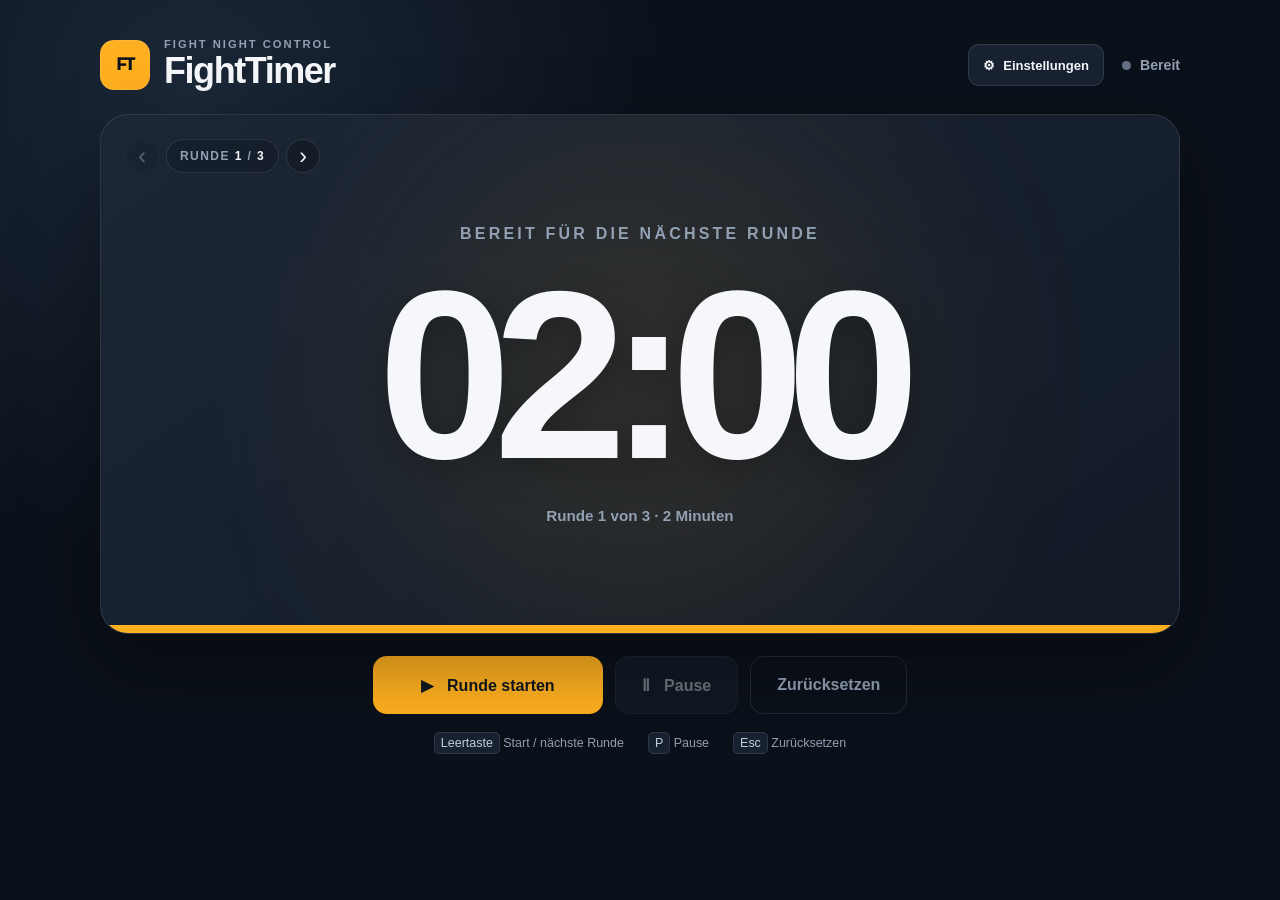
<file: index.html>
<!doctype html>
<html lang="de">
  <head>
    <meta charset="utf-8">
    <meta name="viewport" content="width=device-width, initial-scale=1">
    <meta name="theme-color" content="#101722">
    <title>FightTimer</title>
    <link rel="stylesheet" href="styles.css">
    <script src="app.js" defer></script>
  </head>
  <body>
    <main class="timer-shell" data-mode="ready">
      <header class="topbar">
        <div class="brand">
          <span class="brand__mark" aria-hidden="true">FT</span>
          <div>
            <p class="eyebrow">Fight night control</p>
            <h1>FightTimer</h1>
          </div>
        </div>
        <div class="topbar__actions">
          <a class="settings-link" href="settings.html" aria-label="Timer-Einstellungen öffnen">
            <span aria-hidden="true">⚙</span>
            Einstellungen
          </a>
          <div class="live-indicator" id="liveIndicator">
            <span class="live-indicator__dot" aria-hidden="true"></span>
            <span id="statusText">Bereit</span>
          </div>
        </div>
      </header>

      <section class="clock-card" aria-labelledby="phaseLabel">
        <div class="round-selector" aria-label="Runde auswählen">
          <button class="round-selector__button" id="previousRoundButton" type="button" aria-label="Vorherige Runde" disabled>
            <span aria-hidden="true">‹</span>
          </button>
          <div class="round-badge">RUNDE <strong id="roundNumber">1</strong> / <strong id="totalRoundsDisplay">3</strong></div>
          <button class="round-selector__button" id="nextRoundButton" type="button" aria-label="Nächste Runde">
            <span aria-hidden="true">›</span>
          </button>
        </div>
        <div class="clock-card__content">
          <p class="phase-label" id="phaseLabel">BEREIT FÜR DIE NÄCHSTE RUNDE</p>
          <time class="clock" id="clock" datetime="PT2M" aria-live="off">02:00</time>
          <p class="clock-caption" id="clockCaption">Rundenzeit</p>
        </div>
        <div class="progress" aria-hidden="true"><span id="progressBar"></span></div>
      </section>

      <section class="controls" aria-label="Timer-Steuerung">
        <button class="button button--start" id="startButton" type="button">
          <span class="button__icon" aria-hidden="true">▶</span>
          <span id="startButtonText">Runde starten</span>
        </button>
        <button class="button button--pause" id="pauseButton" type="button" disabled>
          <span class="button__icon" id="pauseIcon" aria-hidden="true">Ⅱ</span>
          <span id="pauseButtonText">Pause</span>
        </button>
        <button class="button button--reset" id="resetButton" type="button">Zurücksetzen</button>
      </section>

      <footer>
        <p><kbd>Leertaste</kbd> Start / nächste Runde</p>
        <p><kbd>P</kbd> Pause</p>
        <p><kbd>Esc</kbd> Zurücksetzen</p>
      </footer>
      <p class="audio-error" id="audioError" role="status"></p>
    </main>
  </body>
</html>
</file>
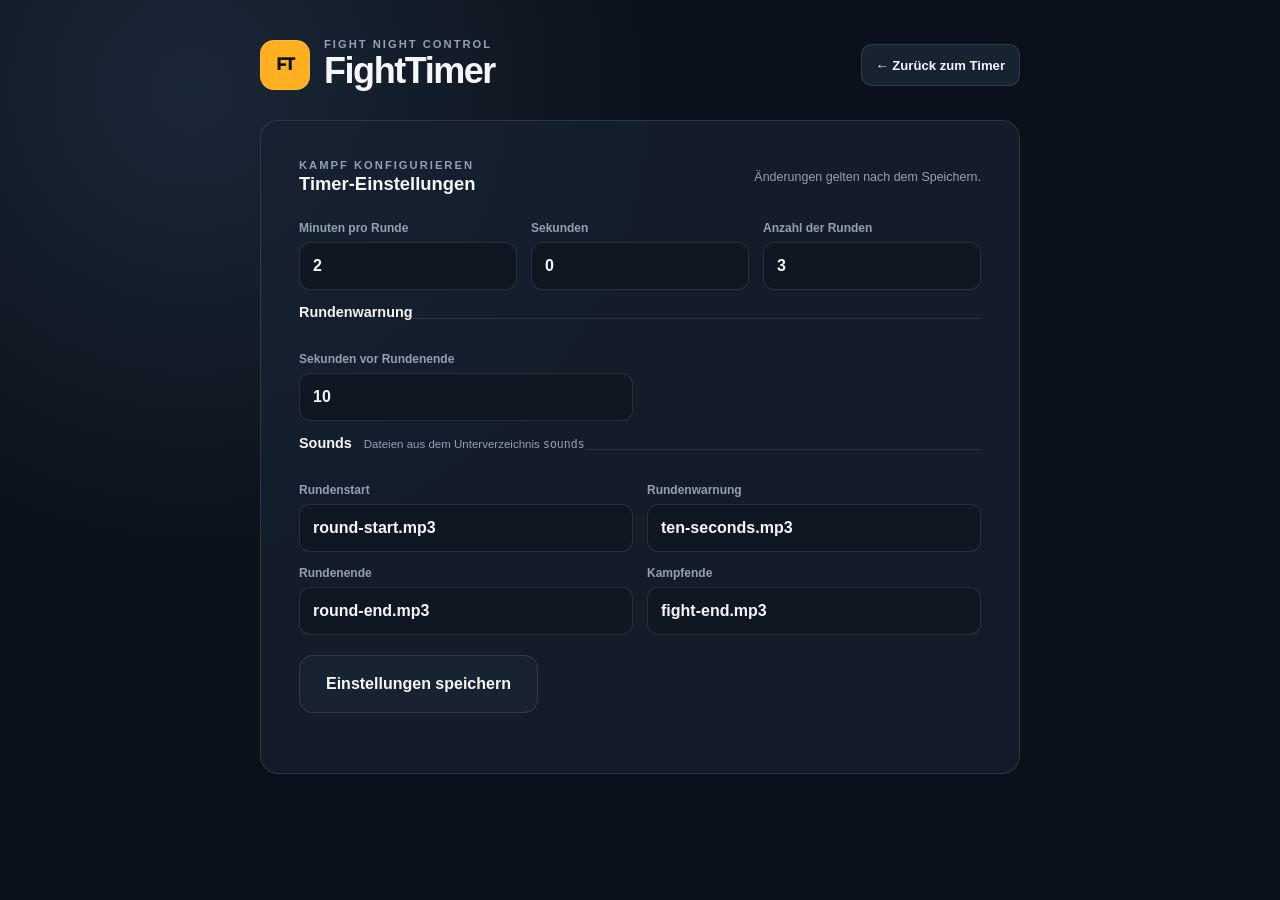
<file: settings.html>
<!doctype html>
<html lang="de">
  <head>
    <meta charset="utf-8">
    <meta name="viewport" content="width=device-width, initial-scale=1">
    <meta name="theme-color" content="#101722">
    <title>Einstellungen · FightTimer</title>
    <link rel="stylesheet" href="styles.css">
    <script src="settings.js" defer></script>
  </head>
  <body>
    <main class="settings-page">
      <header class="topbar">
        <div class="brand">
          <span class="brand__mark" aria-hidden="true">FT</span>
          <div><p class="eyebrow">Fight night control</p><h1>FightTimer</h1></div>
        </div>
        <a class="back-link" href="index.html">← Zurück zum Timer</a>
      </header>

      <section class="settings-card" aria-labelledby="settingsTitle">
        <div class="settings-card__heading">
          <div><p class="eyebrow">Kampf konfigurieren</p><h2 id="settingsTitle">Timer-Einstellungen</h2></div>
          <p>Änderungen gelten nach dem Speichern.</p>
        </div>
        <form class="settings-form" id="settingsForm">
          <fieldset>
            <legend class="sr-only">Kampfdauer</legend>
            <label><span>Minuten pro Runde</span><input id="roundMinutes" type="number" min="0" max="59" value="2" inputmode="numeric" required></label>
            <label><span>Sekunden</span><input id="roundSeconds" type="number" min="0" max="59" value="0" inputmode="numeric" required></label>
            <label><span>Anzahl der Runden</span><input id="totalRounds" type="number" min="1" max="99" value="3" inputmode="numeric" required></label>
          </fieldset>
          <fieldset class="settings-form__section">
            <legend>Rundenwarnung</legend>
            <label><span>Sekunden vor Rundenende</span><input id="warningSeconds" type="number" min="1" max="3599" value="10" inputmode="numeric" required></label>
          </fieldset>
          <fieldset class="settings-form__section settings-form__sounds">
            <legend>Sounds <small>Dateien aus dem Unterverzeichnis <code>sounds</code></small></legend>
            <label><span>Rundenstart</span><input id="startSound" type="text" value="round-start.mp3" pattern="[^/\\]+" required></label>
            <label><span>Rundenwarnung</span><input id="warningSound" type="text" value="ten-seconds.mp3" pattern="[^/\\]+" required></label>
            <label><span>Rundenende</span><input id="endSound" type="text" value="round-end.mp3" pattern="[^/\\]+" required></label>
            <label><span>Kampfende</span><input id="fightEndSound" type="text" value="fight-end.mp3" pattern="[^/\\]+" required></label>
          </fieldset>
          <button class="button button--save" type="submit">Einstellungen speichern</button>
        </form>
        <p class="settings-message" id="settingsMessage" role="status"></p>
      </section>
    </main>
  </body>
</html>
</file>
<file: styles.css>
:root {
  color-scheme: dark;
  --ink: #f5f7fa;
  --muted: #92a0b3;
  --panel: #182231;
  --line: rgba(255, 255, 255, .1);
  --fight: #ffb020;
  --fight-deep: #211708;
  --break: #42d3a0;
  --break-deep: #07251d;
}

* { box-sizing: border-box; }

html, body { min-height: 100%; margin: 0; }

body {
  display: grid;
  place-items: center;
  padding: clamp(16px, 3vw, 40px);
  font-family: Inter, "Segoe UI", Arial, sans-serif;
  color: var(--ink);
  background:
    radial-gradient(circle at 15% 10%, rgba(57, 82, 112, .35), transparent 35%),
    #0b111a;
}

button { font: inherit; }

.timer-shell { width: min(1080px, 100%); }
.sr-only { position: absolute; width: 1px; height: 1px; padding: 0; margin: -1px; overflow: hidden; clip: rect(0, 0, 0, 0); white-space: nowrap; border: 0; }

.topbar, .brand, .controls, footer, .live-indicator, .topbar__actions {
  display: flex;
  align-items: center;
}

.topbar { justify-content: space-between; gap: 24px; margin-bottom: 22px; }
.topbar__actions { gap: 18px; }
.brand { gap: 14px; }
.brand__mark {
  display: grid;
  width: 50px;
  aspect-ratio: 1;
  place-items: center;
  border: 1px solid var(--line);
  border-radius: 14px;
  color: #0b111a;
  background: var(--fight);
  font-weight: 950;
  letter-spacing: -.08em;
}

.eyebrow, h1, .phase-label, .clock-caption { margin: 0; }
.eyebrow { color: var(--muted); font-size: .7rem; font-weight: 800; letter-spacing: .18em; text-transform: uppercase; }
h1 { font-size: clamp(1.5rem, 3vw, 2.25rem); letter-spacing: -.04em; }
h2 { margin: 2px 0 0; font-size: 1.15rem; }
.live-indicator { gap: 9px; color: var(--muted); font-size: .88rem; font-weight: 700; }
.live-indicator__dot { width: 9px; height: 9px; border-radius: 50%; background: #647184; }
.settings-link, .back-link {
  display: inline-flex;
  align-items: center;
  gap: 8px;
  min-height: 42px;
  padding: 0 14px;
  border: 1px solid var(--line);
  border-radius: 11px;
  color: var(--ink);
  background: var(--panel);
  font-size: .82rem;
  font-weight: 800;
  text-decoration: none;
}
.settings-link:hover, .back-link:hover { filter: brightness(1.15); }
.settings-link:focus-visible, .back-link:focus-visible { outline: 3px solid #fff; outline-offset: 3px; }

.settings-card { margin-bottom: 18px; padding: 18px 20px; border: 1px solid var(--line); border-radius: 18px; background: rgba(24, 34, 49, .72); }
.settings-card__heading, .settings-form, .settings-form fieldset { display: flex; align-items: end; gap: 14px; }
.settings-card__heading { align-items: center; justify-content: space-between; margin-bottom: 14px; }
.settings-card__heading > p { margin: 0; color: var(--muted); font-size: .78rem; }
.settings-form fieldset { flex: 1; margin: 0; padding: 0; border: 0; }
.settings-form label { flex: 1; color: var(--muted); font-size: .75rem; font-weight: 750; }
.settings-form label span { display: block; margin-bottom: 7px; }
.settings-form input { width: 100%; min-height: 48px; padding: 0 13px; border: 1px solid var(--line); border-radius: 11px; color: var(--ink); background: #0f1722; font: inherit; font-size: 1rem; font-variant-numeric: tabular-nums; }
.settings-form input:focus-visible { outline: 2px solid var(--fight); outline-offset: 2px; }
.settings-form fieldset:disabled { opacity: .48; }
.settings-message { min-height: 1em; margin: 9px 0 0; color: var(--break); font-size: .78rem; }
.button--save { min-height: 48px; white-space: nowrap; }
.settings-page { width: min(760px, 100%); }
.settings-page .topbar { margin-bottom: 28px; }
.settings-page .settings-card { margin: 0; padding: clamp(22px, 5vw, 38px); }
.settings-page .settings-card__heading { margin-bottom: 26px; }
.settings-page .settings-form { display: grid; }
.settings-page .settings-form fieldset { align-items: stretch; }
.settings-page .settings-form__section { display: grid; grid-template-columns: repeat(2, minmax(0, 1fr)); gap: 14px; padding-top: 20px; border-top: 1px solid var(--line); }
.settings-page .settings-form__section legend { grid-column: 1 / -1; padding: 0 0 12px; color: var(--ink); font-size: .9rem; font-weight: 800; }
.settings-page .settings-form__section legend small { margin-left: 8px; color: var(--muted); font-size: .72rem; font-weight: 500; }
.settings-page .settings-form__sounds { grid-template-columns: repeat(2, minmax(0, 1fr)); }
.settings-page .button--save { justify-self: start; margin-top: 6px; }

.clock-card {
  position: relative;
  min-height: min(58vh, 520px);
  display: grid;
  place-items: center;
  overflow: hidden;
  border: 1px solid var(--line);
  border-radius: 28px;
  background: linear-gradient(145deg, #1b2636, #121a26);
  box-shadow: 0 30px 80px rgba(0, 0, 0, .35);
  transition: background .35s ease, border-color .35s ease;
}

.clock-card::before {
  content: "";
  position: absolute;
  width: 48%;
  aspect-ratio: 1;
  border-radius: 50%;
  background: var(--mode-color, var(--fight));
  filter: blur(120px);
  opacity: .1;
}

.round-selector {
  position: absolute;
  top: 24px;
  left: 24px;
  z-index: 2;
  display: flex;
  align-items: center;
  gap: 7px;
}
.round-badge {
  padding: 9px 13px;
  border: 1px solid var(--line);
  border-radius: 999px;
  background: rgba(0, 0, 0, .16);
  color: var(--muted);
  font-size: .75rem;
  font-weight: 800;
  letter-spacing: .12em;
}
.round-badge strong { color: var(--ink); }
.round-selector__button {
  display: grid;
  width: 34px;
  height: 34px;
  padding: 0;
  place-items: center;
  border: 1px solid var(--line);
  border-radius: 50%;
  color: var(--ink);
  background: rgba(0, 0, 0, .22);
  cursor: pointer;
  font-size: 1.45rem;
  line-height: 1;
}
.round-selector__button:hover:not(:disabled) { border-color: var(--mode-color, var(--fight)); background: rgba(255, 255, 255, .08); }
.round-selector__button:focus-visible { outline: 3px solid #fff; outline-offset: 2px; }
.round-selector__button:disabled { cursor: not-allowed; opacity: .3; }
.clock-card__content { position: relative; z-index: 1; text-align: center; }
.phase-label { color: var(--mode-color, var(--muted)); font-size: clamp(.8rem, 1.5vw, 1rem); font-weight: 900; letter-spacing: .2em; }
.clock {
  display: block;
  margin: .05em 0;
  color: var(--clock-color, var(--ink));
  font-size: clamp(6rem, 22vw, 15rem);
  font-weight: 900;
  font-variant-numeric: tabular-nums;
  letter-spacing: -.075em;
  line-height: 1;
  text-shadow: 0 10px 35px rgba(0, 0, 0, .25);
}
.clock-caption { color: var(--muted); font-size: .95rem; font-weight: 650; }
.progress { position: absolute; inset: auto 0 0; height: 8px; background: rgba(0, 0, 0, .25); }
.progress span { display: block; width: 100%; height: 100%; background: var(--mode-color, var(--fight)); transform-origin: left; transition: transform .1s linear; }

[data-mode="round"] { --mode-color: var(--fight); --clock-color: #fff3d8; }
[data-mode="round"] .clock-card { border-color: rgba(255, 176, 32, .32); background: linear-gradient(145deg, #211d17, var(--fight-deep)); }
[data-mode="break"] { --mode-color: var(--break); --clock-color: #baffea; }
[data-mode="break"] .clock-card { border-color: rgba(66, 211, 160, .32); background: linear-gradient(145deg, #102a25, var(--break-deep)); }
[data-mode="finished"] { --mode-color: #ef596f; --clock-color: #ffdbe1; }
[data-mode="finished"] .clock-card { border-color: rgba(239, 89, 111, .35); background: linear-gradient(145deg, #2b1820, #1d0a10); }
[data-mode="round"] .live-indicator__dot, [data-mode="break"] .live-indicator__dot { background: var(--mode-color); box-shadow: 0 0 0 5px color-mix(in srgb, var(--mode-color) 18%, transparent); }
[data-mode="finished"] .live-indicator__dot { background: var(--mode-color); }

.controls { justify-content: center; gap: 12px; margin: 22px 0; }
.button {
  min-height: 58px;
  padding: 0 26px;
  border: 1px solid var(--line);
  border-radius: 14px;
  color: var(--ink);
  background: var(--panel);
  cursor: pointer;
  font-weight: 850;
  transition: transform .1s ease, filter .15s ease;
}
.button:hover:not(:disabled) { filter: brightness(1.12); transform: translateY(-1px); }
.button:active:not(:disabled) { transform: translateY(1px); }
.button:focus-visible { outline: 3px solid #fff; outline-offset: 3px; }
.button:disabled { cursor: not-allowed; opacity: .38; }
.button--start { min-width: 230px; border-color: transparent; color: #111820; background: var(--fight); }
[data-mode="break"] .button--start { background: var(--break); }
.button__icon { display: inline-block; margin-right: 10px; }
.button--reset { color: var(--muted); background: transparent; }

footer { justify-content: center; gap: 24px; color: var(--muted); font-size: .78rem; }
footer p { margin: 0; }
kbd { padding: 3px 6px; border: 1px solid var(--line); border-radius: 5px; color: #c5ced9; background: #182231; font: inherit; }
.audio-error { min-height: 1.2em; margin: 12px 0 0; color: #ff9b9b; text-align: center; font-size: .8rem; }

@media (max-width: 620px) {
  body { padding: 12px; }
  .topbar { margin-bottom: 12px; }
  .topbar__actions { gap: 10px; }
  .settings-link { width: 42px; padding: 0; justify-content: center; font-size: 0; }
  .settings-link span { font-size: 1rem; }
  .eyebrow { display: none; }
  .clock-card { min-height: 52vh; border-radius: 20px; }
  .settings-card__heading { align-items: flex-start; }
  .settings-card__heading > p { display: none; }
  .settings-form, .settings-form fieldset { align-items: stretch; flex-wrap: wrap; }
  .settings-page .settings-form__section, .settings-page .settings-form__sounds { grid-template-columns: 1fr; }
  .settings-page .settings-form__section legend { grid-column: 1; }
  .settings-page .settings-form__section legend small { display: block; margin: 4px 0 0; }
  .settings-form label { flex: 1 0 28%; }
  .button--save { width: 100%; }
  .controls { flex-wrap: wrap; }
  .button--start { flex: 1 0 60%; }
  .button--pause { flex: 1 0 30%; }
  .button--reset { min-height: 42px; }
  footer { display: none; }
}

@media (prefers-reduced-motion: reduce) {
  *, *::before { transition: none !important; }
}
</file>
